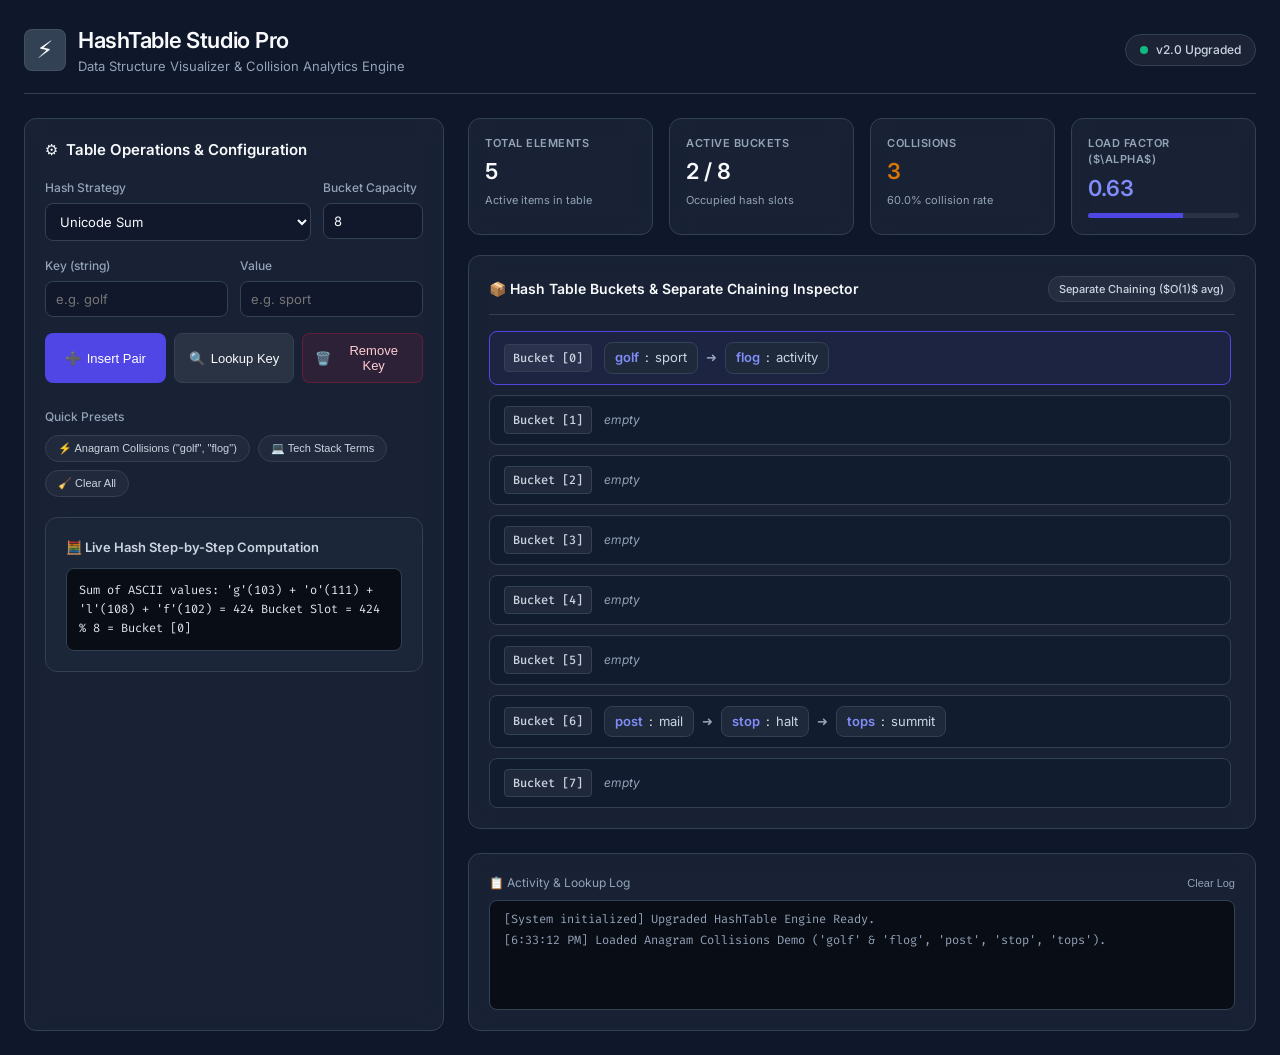
<file: index.html>
<!DOCTYPE html>
<html lang="en">
<head>
  <meta charset="UTF-8" />
  <meta name="viewport" content="width=device-width, initial-scale=1.0" />
  <title>Hash Table Visualizer & Analytics Engine</title>
  <link rel="preconnect" href="https://fonts.googleapis.com" />
  <link rel="preconnect" href="https://fonts.gstatic.com" crossorigin />
  <link href="https://fonts.googleapis.com/css2?family=Inter:wght@300;400;500;600;700&family=Fira+Code:wght@400;500;600&display=swap" rel="stylesheet" />
  <link rel="stylesheet" href="styles.css" />
</head>
<body>
  <div class="app-container">
    <!-- Header -->
    <header class="app-header">
      <div class="header-brand">
        <div class="brand-icon">⚡</div>
        <div>
          <h1>HashTable Studio Pro</h1>
          <p class="subtitle">Data Structure Visualizer & Collision Analytics Engine</p>
        </div>
      </div>
      <div class="header-badge">
        <span class="pulse-dot"></span> v2.0 Upgraded
      </div>
    </header>

    <!-- Main Layout -->
    <main class="dashboard-grid">
      <!-- Left Column: Controls & Input -->
      <section class="panel control-panel glass-card">
        <h2 class="panel-title">
          <span class="icon">⚙️</span> Table Operations & Configuration
        </h2>

        <!-- Configuration Settings -->
        <div class="config-group">
          <div class="field">
            <label for="algoSelect">Hash Strategy</label>
            <select id="algoSelect" class="input-select">
              <option value="unicode_sum">Unicode Sum</option>
              <option value="polynomial">Polynomial Rolling</option>
              <option value="fnv1a">FNV-1a 32-bit</option>
              <option value="builtin">Simple Modulo</option>
            </select>

          </div>
          <div class="field">
            <label for="capacityInput">Bucket Capacity</label>
            <input type="number" id="capacityInput" value="8" min="2" max="64" class="input-number" />
          </div>
        </div>

        <!-- Operation Form -->
        <div class="op-form">
          <div class="field-row">
            <div class="field">
              <label for="keyInput">Key (string)</label>
              <input type="text" id="keyInput" placeholder="e.g. golf" class="input-text" autocomplete="off" />
            </div>
            <div class="field">
              <label for="valInput">Value</label>
              <input type="text" id="valInput" placeholder="e.g. sport" class="input-text" autocomplete="off" />
            </div>
          </div>

          <div class="button-group">
            <button id="addBtn" class="btn btn-primary">
              <span class="btn-icon">➕</span> Insert Pair
            </button>
            <button id="lookupBtn" class="btn btn-secondary">
              <span class="btn-icon">🔍</span> Lookup Key
            </button>
            <button id="removeBtn" class="btn btn-danger">
              <span class="btn-icon">🗑️</span> Remove Key
            </button>
          </div>
        </div>

        <!-- Quick Demo Presets -->
        <div class="presets-section">
          <label>Quick Presets</label>
          <div class="preset-buttons">
            <button class="btn-chip" id="presetAnagrams">
              ⚡ Anagram Collisions ("golf", "flog")
            </button>
            <button class="btn-chip" id="presetTech">
              💻 Tech Stack Terms
            </button>
            <button class="btn-chip" id="presetClear">
              🧹 Clear All
            </button>
          </div>
        </div>

        <!-- Live Step-by-Step Hash Breakdown -->
        <div class="hash-breakdown glass-card">
          <h3 class="sub-title">🧮 Live Hash Step-by-Step Computation</h3>
          <div id="hashMathBox" class="math-box">
            <span class="placeholder-text">Type a key or insert an item to see character-by-character ASCII calculation trace.</span>
          </div>
        </div>
      </section>

      <!-- Right Column: Stats & Bucket Chain Visualizer -->
      <section class="panel main-display">
        <!-- Stat Cards Bar -->
        <div class="stats-row">
          <div class="stat-card glass-card">
            <div class="stat-label">Total Elements</div>
            <div id="statTotalItems" class="stat-value">0</div>
            <div class="stat-sub">Active items in table</div>
          </div>
          <div class="stat-card glass-card">
            <div class="stat-label">Active Buckets</div>
            <div id="statBuckets" class="stat-value">0 / 8</div>
            <div class="stat-sub">Occupied hash slots</div>
          </div>
          <div class="stat-card glass-card">
            <div class="stat-label">Collisions</div>
            <div id="statCollisions" class="stat-value accent-warning">0</div>
            <div id="statCollisionRate" class="stat-sub">0% collision rate</div>
          </div>
          <div class="stat-card glass-card">
            <div class="stat-label">Load Factor ($\alpha$)</div>
            <div id="statLoadFactor" class="stat-value accent-info">0.00</div>
            <div class="load-bar-track">
              <div id="loadBarFill" class="load-bar-fill" style="width: 0%;"></div>
            </div>
          </div>
        </div>

        <!-- Visual Bucket Inspector -->
        <div class="buckets-container glass-card">
          <div class="buckets-header">
            <h3>📦 Hash Table Buckets & Separate Chaining Inspector</h3>
            <span class="badge-info">Separate Chaining ($O(1)$ avg)</span>
          </div>
          <div id="bucketsView" class="buckets-grid">
            <!-- Dynamically populated buckets -->
          </div>
        </div>

        <!-- Console & Activity Output -->
        <div class="console-box glass-card">
          <div class="console-header">
            <span>📋 Activity & Lookup Log</span>
            <button id="clearConsoleBtn" class="btn-tiny">Clear Log</button>
          </div>
          <div id="consoleLog" class="console-log">
            <div class="log-entry log-info">[System initialized] Upgraded HashTable Engine Ready.</div>
          </div>
        </div>
      </section>
    </main>
  </div>

  <script src="app.js"></script>
</body>
</html>
</file>
<file: styles.css>
:root {
  --bg-dark: #0f172a;
  --bg-card: rgba(30, 41, 59, 0.65);
  --border-color: rgba(255, 255, 255, 0.08);
  --border-subtle: #334155;
  --primary: #4f46e5;
  --primary-hover: #4338ca;
  --secondary: #64748b;
  --accent-muted: #6366f1;
  --accent-emerald: #10b981;
  --accent-amber: #d97706;
  --accent-rose: #e11d48;
  --text-main: #f8fafc;
  --text-sub: #cbd5e1;
  --text-muted: #94a3b8;
  --font-sans: 'Inter', system-ui, -apple-system, sans-serif;
  --font-mono: 'Fira Code', monospace;
  --radius-lg: 12px;
  --radius-md: 8px;
  --radius-sm: 4px;
}

* {
  box-sizing: border-box;
  margin: 0;
  padding: 0;
}

body {
  font-family: var(--font-sans);
  background-color: var(--bg-dark);
  color: var(--text-main);
  min-height: 100vh;
  padding: 24px;
  line-height: 1.5;
}

.app-container {
  max-width: 1380px;
  margin: 0 auto;
}

/* Header */
.app-header {
  display: flex;
  justify-content: space-between;
  align-items: center;
  margin-bottom: 24px;
  padding-bottom: 16px;
  border-bottom: 1px solid var(--border-subtle);
}

.header-brand {
  display: flex;
  align-items: center;
  gap: 12px;
}

.brand-icon {
  font-size: 24px;
  background: var(--border-subtle);
  color: var(--text-main);
  width: 42px;
  height: 42px;
  display: flex;
  align-items: center;
  justify-content: center;
  border-radius: var(--radius-md);
  border: 1px solid var(--border-color);
}

.app-header h1 {
  font-size: 22px;
  font-weight: 600;
  letter-spacing: -0.3px;
  color: var(--text-main);
}

.subtitle {
  font-size: 13px;
  color: var(--text-muted);
}

.header-badge {
  display: inline-flex;
  align-items: center;
  gap: 8px;
  background: rgba(255, 255, 255, 0.05);
  border: 1px solid var(--border-subtle);
  padding: 6px 14px;
  border-radius: 20px;
  font-size: 12px;
  font-weight: 500;
  color: var(--text-sub);
}

.pulse-dot {
  width: 8px;
  height: 8px;
  background-color: var(--accent-emerald);
  border-radius: 50%;
}

/* Glass Card */
.glass-card {
  background: var(--bg-card);
  backdrop-filter: blur(10px);
  -webkit-backdrop-filter: blur(10px);
  border: 1px solid var(--border-subtle);
  border-radius: var(--radius-lg);
  padding: 20px;
  box-sizing: border-box;
  overflow: hidden;
}

/* Grid Layout */
.dashboard-grid {
  display: grid;
  grid-template-columns: minmax(320px, 420px) minmax(0, 1fr);
  gap: 24px;
}

@media (max-width: 1024px) {
  .dashboard-grid {
    grid-template-columns: 1fr;
  }
}


.panel-title {
  font-size: 15px;
  font-weight: 600;
  margin-bottom: 18px;
  display: flex;
  align-items: center;
  gap: 8px;
  color: var(--text-main);
}

/* Form Controls */
.config-group {
  display: grid;
  grid-template-columns: minmax(0, 1fr) 100px;
  gap: 12px;
  margin-bottom: 16px;
}

.field {
  display: flex;
  flex-direction: column;
  gap: 6px;
  min-width: 0;
}

.field-row {
  display: grid;
  grid-template-columns: minmax(0, 1fr) minmax(0, 1fr);
  gap: 12px;
  margin-bottom: 16px;
}

label {
  font-size: 12px;
  font-weight: 500;
  color: var(--text-muted);
  white-space: nowrap;
  overflow: hidden;
  text-overflow: ellipsis;
}

.input-text, .input-select, .input-number {
  width: 100%;
  min-width: 0;
  max-width: 100%;
  box-sizing: border-box;
  background: rgba(15, 23, 42, 0.8);
  border: 1px solid var(--border-subtle);
  border-radius: var(--radius-md);
  padding: 9px 10px;
  color: var(--text-main);
  font-family: inherit;
  font-size: 13px;
  transition: border-color 0.15s ease;
  white-space: nowrap;
  overflow: hidden;
  text-overflow: ellipsis;
}

.input-text:focus, .input-select:focus, .input-number:focus {
  outline: none;
  border-color: var(--primary);
}


/* Buttons */
.button-group {
  display: flex;
  gap: 8px;
  margin-bottom: 20px;
}

.btn {
  flex: 1;
  padding: 9px 12px;
  border: 1px solid transparent;
  border-radius: var(--radius-md);
  font-weight: 500;
  font-size: 13px;
  cursor: pointer;
  display: flex;
  align-items: center;
  justify-content: center;
  gap: 6px;
  transition: background-color 0.15s ease;
}

.btn-primary {
  background: var(--primary);
  color: #ffffff;
}

.btn-primary:hover {
  background: var(--primary-hover);
}

.btn-secondary {
  background: rgba(255, 255, 255, 0.08);
  border: 1px solid var(--border-subtle);
  color: var(--text-main);
}

.btn-secondary:hover {
  background: rgba(255, 255, 255, 0.14);
}

.btn-danger {
  background: rgba(225, 29, 72, 0.1);
  color: #fecdd3;
  border: 1px solid rgba(225, 29, 72, 0.3);
}

.btn-danger:hover {
  background: rgba(225, 29, 72, 0.2);
}

/* Presets */
.presets-section {
  margin-bottom: 20px;
}

.preset-buttons {
  display: flex;
  flex-wrap: wrap;
  gap: 8px;
  margin-top: 8px;
}

.btn-chip {
  background: rgba(255, 255, 255, 0.04);
  border: 1px solid var(--border-subtle);
  color: var(--text-sub);
  padding: 6px 12px;
  border-radius: 14px;
  font-size: 11px;
  font-weight: 500;
  cursor: pointer;
  transition: all 0.15s ease;
}

.btn-chip:hover {
  background: rgba(255, 255, 255, 0.1);
  color: var(--text-main);
}

/* Math breakdown */
.hash-breakdown {
  margin-top: 10px;
}

.sub-title {
  font-size: 13px;
  font-weight: 600;
  color: var(--text-sub);
  margin-bottom: 10px;
}

.math-box {
  background: #090d16;
  border: 1px solid var(--border-subtle);
  border-radius: var(--radius-md);
  padding: 12px;
  font-family: var(--font-mono);
  font-size: 12px;
  color: #e2e8f0;
  min-height: 65px;
  word-break: break-all;
  line-height: 1.6;
}

.placeholder-text {
  color: var(--text-muted);
  font-family: var(--font-sans);
  font-size: 12px;
  font-style: italic;
}

/* Right Main Display */
.main-display {
  display: flex;
  flex-direction: column;
  gap: 20px;
  background: transparent;
  border: none;
  padding: 0;
}

.stats-row {
  display: grid;
  grid-template-columns: repeat(4, 1fr);
  gap: 16px;
}

@media (max-width: 768px) {
  .stats-row {
    grid-template-columns: repeat(2, 1fr);
  }
}

.stat-card {
  padding: 16px;
}

.stat-label {
  font-size: 11px;
  font-weight: 600;
  text-transform: uppercase;
  letter-spacing: 0.5px;
  color: var(--text-muted);
}

.stat-value {
  font-size: 22px;
  font-weight: 600;
  margin: 4px 0;
  color: var(--text-main);
}

.accent-warning { color: var(--accent-amber); }
.accent-info { color: #818cf8; }

.stat-sub {
  font-size: 11px;
  color: var(--text-muted);
}

.load-bar-track {
  height: 5px;
  background: rgba(255, 255, 255, 0.08);
  border-radius: 3px;
  overflow: hidden;
  margin-top: 8px;
}

.load-bar-fill {
  height: 100%;
  background: var(--primary);
  transition: width 0.3s ease;
}

/* Buckets View */
.buckets-container {
  flex: 1;
}

.buckets-header {
  display: flex;
  justify-content: space-between;
  align-items: center;
  margin-bottom: 16px;
  padding-bottom: 12px;
  border-bottom: 1px solid var(--border-subtle);
}

.buckets-header h3 {
  font-size: 14px;
  font-weight: 600;
}

.badge-info {
  background: rgba(255, 255, 255, 0.06);
  color: var(--text-sub);
  border: 1px solid var(--border-subtle);
  padding: 4px 10px;
  border-radius: 12px;
  font-size: 11px;
  font-weight: 500;
}

.buckets-grid {
  display: flex;
  flex-direction: column;
  gap: 10px;
  max-height: 480px;
  overflow-y: auto;
  padding-right: 4px;
}

.bucket-row {
  display: flex;
  align-items: center;
  gap: 12px;
  background: rgba(15, 23, 42, 0.5);
  border: 1px solid var(--border-subtle);
  border-radius: var(--radius-md);
  padding: 10px 14px;
}

.bucket-row.active-bucket {
  border-color: var(--primary);
  background: rgba(79, 70, 229, 0.08);
}

.bucket-index {
  min-width: 80px;
  font-family: var(--font-mono);
  font-size: 12px;
  font-weight: 500;
  color: var(--text-sub);
  background: rgba(255, 255, 255, 0.06);
  border: 1px solid var(--border-subtle);
  padding: 4px 8px;
  border-radius: var(--radius-sm);
  text-align: center;
}

.bucket-chain {
  display: flex;
  align-items: center;
  gap: 8px;
  flex-wrap: wrap;
  flex: 1;
}

.chain-node {
  display: inline-flex;
  align-items: center;
  gap: 6px;
  background: #1e293b;
  border: 1px solid var(--border-subtle);
  padding: 5px 10px;
  border-radius: var(--radius-md);
  font-size: 13px;
}

.chain-key {
  font-weight: 600;
  color: #818cf8;
}

.chain-val {
  color: var(--text-sub);
}

.chain-arrow {
  color: var(--text-muted);
  font-size: 13px;
}

.empty-bucket {
  color: var(--text-muted);
  font-size: 12px;
  font-style: italic;
}

/* Console Log */
.console-box {
  margin-top: 4px;
}

.console-header {
  display: flex;
  justify-content: space-between;
  align-items: center;
  font-size: 12px;
  color: var(--text-muted);
  margin-bottom: 8px;
}

.btn-tiny {
  background: transparent;
  border: none;
  color: var(--text-muted);
  font-size: 11px;
  cursor: pointer;
}

.btn-tiny:hover {
  color: var(--text-main);
}

.console-log {
  background: #090d16;
  border: 1px solid var(--border-subtle);
  border-radius: var(--radius-md);
  padding: 10px 14px;
  font-family: var(--font-mono);
  font-size: 12px;
  height: 110px;
  overflow-y: auto;
  display: flex;
  flex-direction: column;
  gap: 4px;
}

.log-entry {
  line-height: 1.4;
}

.log-info { color: #94a3b8; }
.log-success { color: #34d399; }
.log-warning { color: #fbbf24; }
.log-error { color: #f87171; }
</file>
